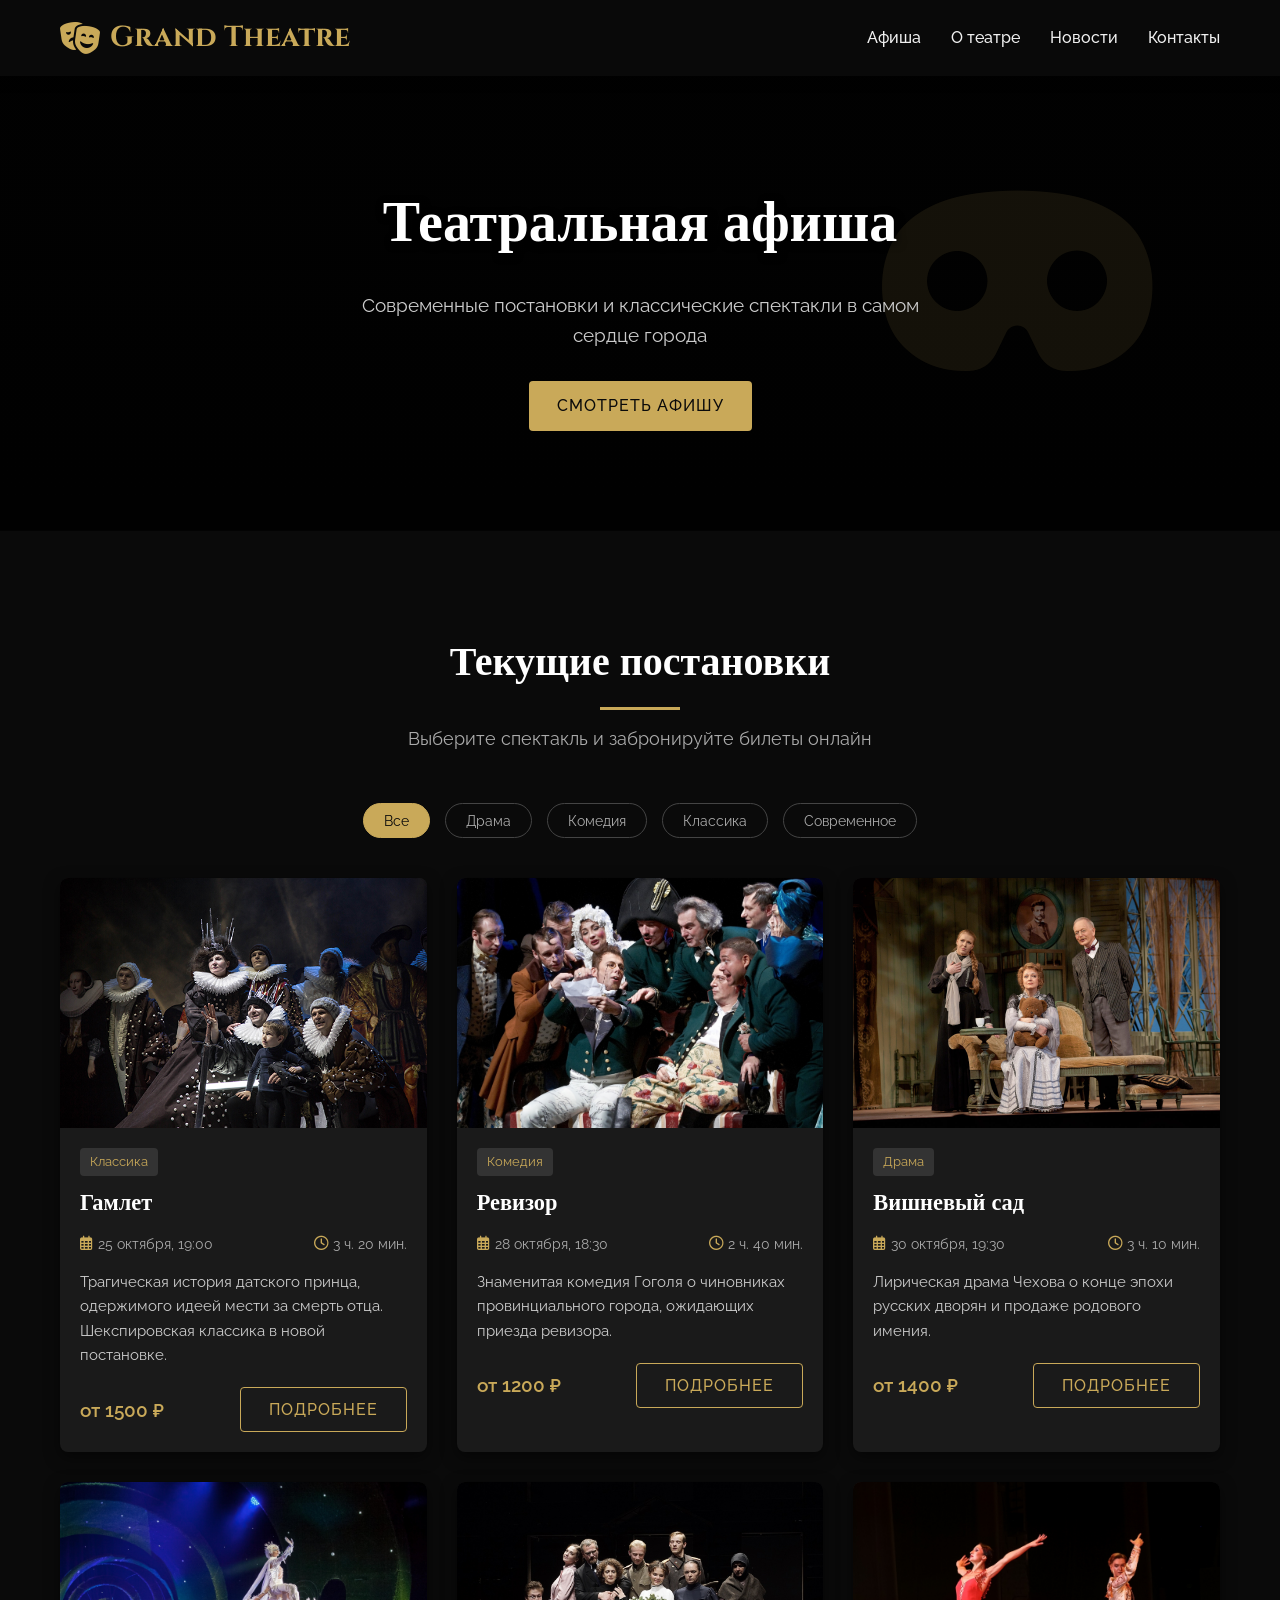
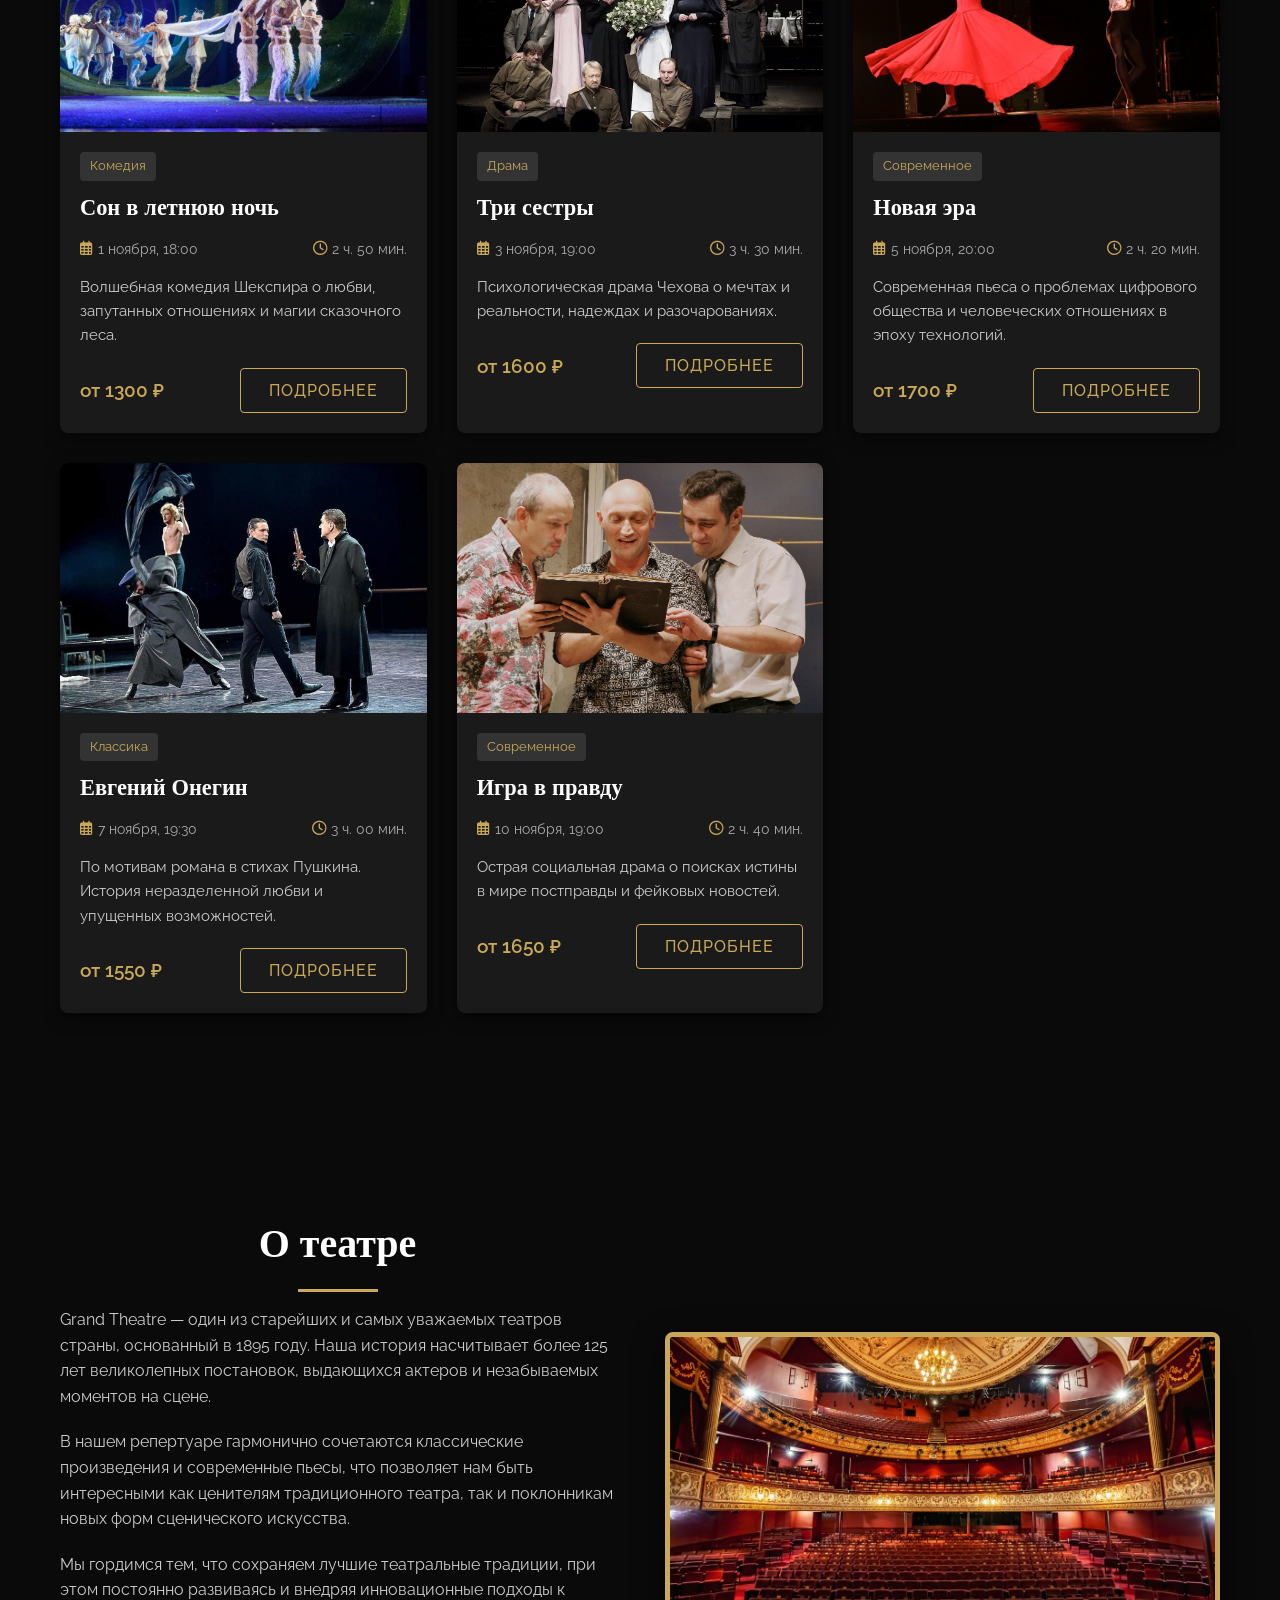
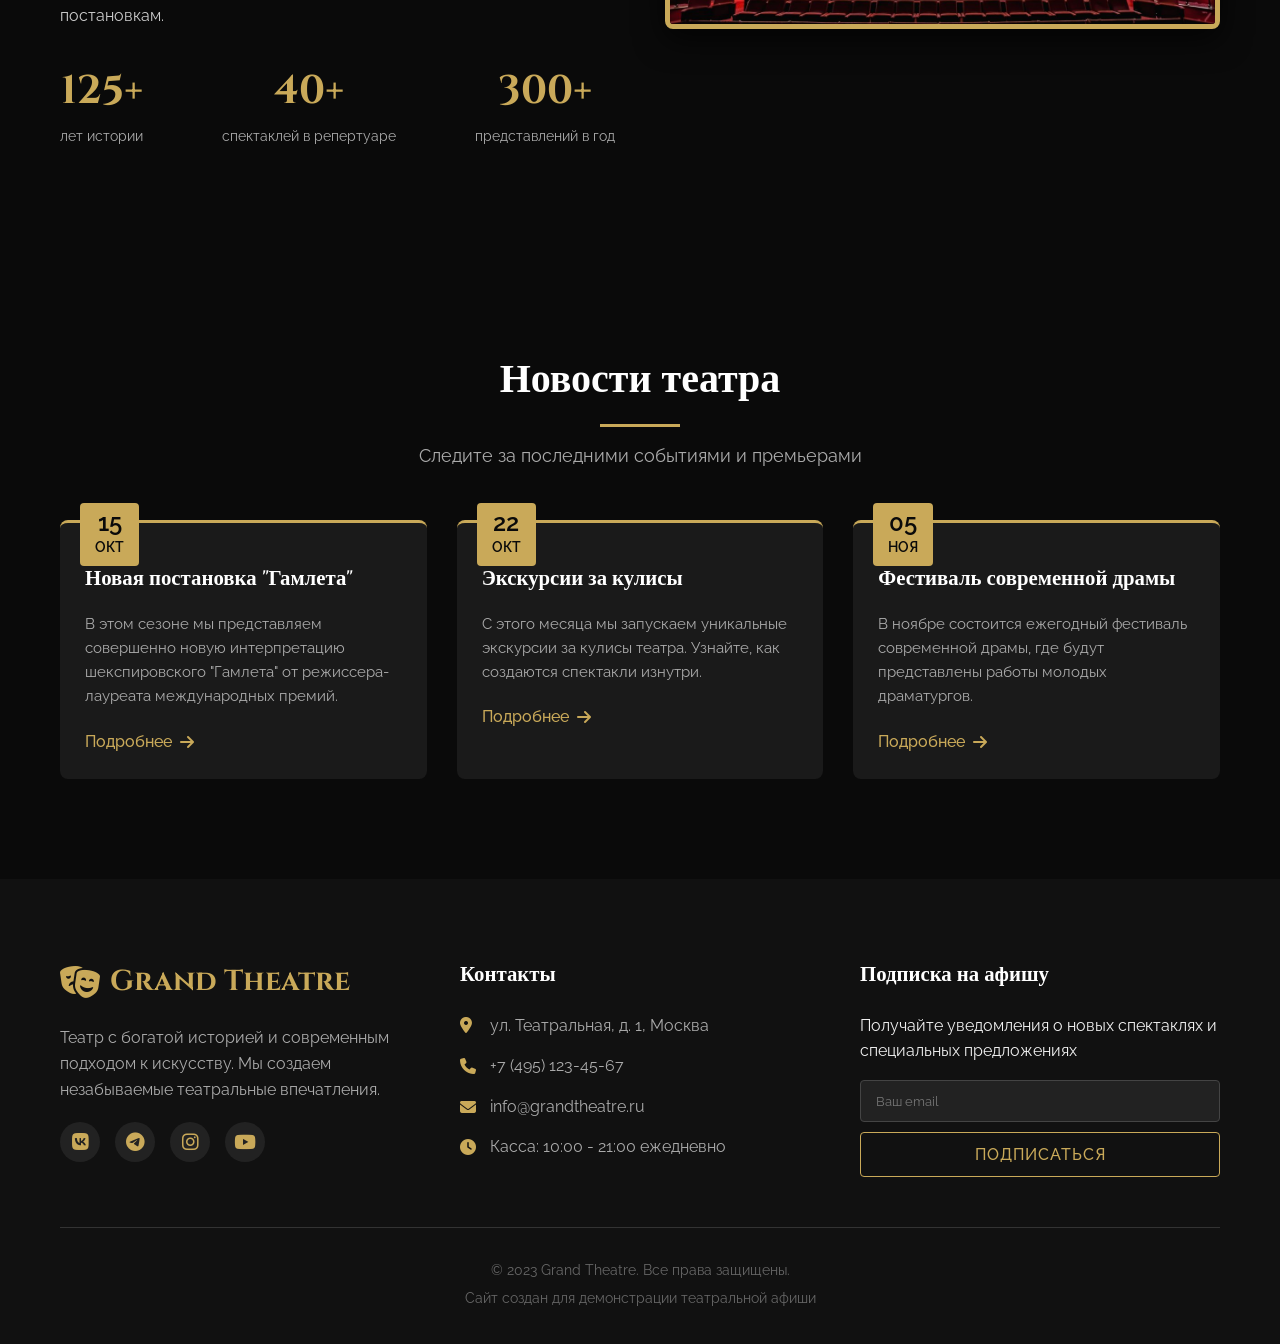
<file: index.html>
<!DOCTYPE html>
<html lang="ru">
<head>
    <meta charset="UTF-8">
    <meta name="viewport" content="width=device-width, initial-scale=1.0">
    <title>Театральная афиша | Grand Theatre</title>
    <link rel="stylesheet" href="styles.css">
    <link rel="stylesheet" href="https://cdnjs.cloudflare.com/ajax/libs/font-awesome/6.4.0/css/all.min.css">
    <link href="https://fonts.googleapis.com/css2?family=Cinzel:wght@400;600;700&family=Raleway:wght@300;400;500&display=swap" rel="stylesheet">
    <link rel="icon" type="image/x-icon" href="data:image/svg+xml,<svg xmlns=%22http://www.w3.org/2000/svg%22 viewBox=%220 0 100 100%22><text y=%22.9em%22 font-size=%2290%22>🎭</text></svg>">
</head>
<body>
    <!-- Шапка с навигацией -->
    <header class="header">
        <div class="container">
            <nav class="navbar">
                <div class="logo">
                    <i class="fas fa-theater-masks"></i>
                    <span>Grand Theatre</span>
                </div>
                <ul class="nav-menu">
                    <li><a href="#posters">Афиша</a></li>
                    <li><a href="#about">О театре</a></li>
                    <li><a href="#news">Новости</a></li>
                    <li><a href="#contacts">Контакты</a></li>
                </ul>
                <div class="burger" id="burger">
                    <span></span>
                    <span></span>
                    <span></span>
                </div>
            </nav>
        </div>
    </header>

    <!-- Главный баннер -->
    <section class="hero">
        <div class="container">
            <div class="hero-content">
                <h1 class="hero-title">Театральная афиша</h1>
                <p class="hero-subtitle">Современные постановки и классические спектакли в самом сердце города</p>
                <a href="#posters" class="btn-primary">Смотреть афишу</a>
            </div>
            <div class="hero-mask">
                <i class="fas fa-mask"></i>
            </div>
        </div>
    </section>

    <!-- Основная афиша -->
    <section class="posters-section" id="posters">
        <div class="container">
            <h2 class="section-title">Текущие постановки</h2>
            <p class="section-subtitle">Выберите спектакль и забронируйте билеты онлайн</p>
            
            <div class="filter-buttons">
                <button class="filter-btn active" data-filter="all">Все</button>
                <button class="filter-btn" data-filter="drama">Драма</button>
                <button class="filter-btn" data-filter="comedy">Комедия</button>
                <button class="filter-btn" data-filter="classic">Классика</button>
                <button class="filter-btn" data-filter="modern">Современное</button>
            </div>
            
            <div class="posters-grid" id="postersGrid">
                <!-- Постеры будут загружены через JavaScript -->
            </div>
        </div>
    </section>

    <!-- Блок о театре -->
    <section class="about-section" id="about">
        <div class="container">
            <div class="about-content">
                <div class="about-text">
                    <h2 class="section-title">О театре</h2>
                    <p>Grand Theatre — один из старейших и самых уважаемых театров страны, основанный в 1895 году. Наша история насчитывает более 125 лет великолепных постановок, выдающихся актеров и незабываемых моментов на сцене.</p>
                    <p>В нашем репертуаре гармонично сочетаются классические произведения и современные пьесы, что позволяет нам быть интересными как ценителям традиционного театра, так и поклонникам новых форм сценического искусства.</p>
                    <p>Мы гордимся тем, что сохраняем лучшие театральные традиции, при этом постоянно развиваясь и внедряя инновационные подходы к постановкам.</p>
                    <div class="stats">
                        <div class="stat-item">
                            <span class="stat-number">125+</span>
                            <span class="stat-text">лет истории</span>
                        </div>
                        <div class="stat-item">
                            <span class="stat-number">40+</span>
                            <span class="stat-text">спектаклей в репертуаре</span>
                        </div>
                        <div class="stat-item">
                            <span class="stat-number">300+</span>
                            <span class="stat-text">представлений в год</span>
                        </div>
                    </div>
                </div>
                <div class="about-image">
                    <div class="image-frame">
                        <img src="grand.jpg" alt="Интерьер театра">
                    </div>
                </div>
            </div>
        </div>
    </section>

    <!-- Новости -->
    <section class="news-section" id="news">
        <div class="container">
            <h2 class="section-title">Новости театра</h2>
            <p class="section-subtitle">Следите за последними событиями и премьерами</p>
            
            <div class="news-grid">
                <div class="news-card" data-id="1">
                    <div class="news-date">
                        <span class="day">15</span>
                        <span class="month">Окт</span>
                    </div>
                    <h3 class="news-title">Новая постановка "Гамлета"</h3>
                    <p class="news-excerpt">В этом сезоне мы представляем совершенно новую интерпретацию шекспировского "Гамлета" от режиссера-лауреата международных премий.</p>
                    <a href="#" class="news-link news-details-btn" data-id="1">Подробнее <i class="fas fa-arrow-right"></i></a>
                </div>
                
                <div class="news-card" data-id="2">
                    <div class="news-date">
                        <span class="day">22</span>
                        <span class="month">Окт</span>
                    </div>
                    <h3 class="news-title">Экскурсии за кулисы</h3>
                    <p class="news-excerpt">С этого месяца мы запускаем уникальные экскурсии за кулисы театра. Узнайте, как создаются спектакли изнутри.</p>
                    <a href="#" class="news-link news-details-btn" data-id="2">Подробнее <i class="fas fa-arrow-right"></i></a>
                </div>
                
                <div class="news-card" data-id="3">
                    <div class="news-date">
                        <span class="day">05</span>
                        <span class="month">Ноя</span>
                    </div>
                    <h3 class="news-title">Фестиваль современной драмы</h3>
                    <p class="news-excerpt">В ноябре состоится ежегодный фестиваль современной драмы, где будут представлены работы молодых драматургов.</p>
                    <a href="#" class="news-link news-details-btn" data-id="3">Подробнее <i class="fas fa-arrow-right"></i></a>
                </div>
            </div>
        </div>
    </section>

    <!-- Подвал -->
    <footer class="footer" id="contacts">
        <div class="container">
            <div class="footer-content">
                <div class="footer-info">
                    <div class="logo">
                        <i class="fas fa-theater-masks"></i>
                        <span>Grand Theatre</span>
                    </div>
                    <p class="footer-text">Театр с богатой историей и современным подходом к искусству. Мы создаем незабываемые театральные впечатления.</p>
                    <div class="social-links">
                        <a href="#"><i class="fab fa-vk"></i></a>
                        <a href="#"><i class="fab fa-telegram"></i></a>
                        <a href="#"><i class="fab fa-instagram"></i></a>
                        <a href="#"><i class="fab fa-youtube"></i></a>
                    </div>
                </div>
                
                <div class="footer-contacts">
                    <h3 class="footer-title">Контакты</h3>
                    <div class="contact-item">
                        <i class="fas fa-map-marker-alt"></i>
                        <span>ул. Театральная, д. 1, Москва</span>
                    </div>
                    <div class="contact-item">
                        <i class="fas fa-phone"></i>
                        <span>+7 (495) 123-45-67</span>
                    </div>
                    <div class="contact-item">
                        <i class="fas fa-envelope"></i>
                        <span>info@grandtheatre.ru</span>
                    </div>
                    <div class="contact-item">
                        <i class="fas fa-clock"></i>
                        <span>Касса: 10:00 - 21:00 ежедневно</span>
                    </div>
                </div>
                
                <div class="footer-subscribe">
                    <h3 class="footer-title">Подписка на афишу</h3>
                    <p>Получайте уведомления о новых спектаклях и специальных предложениях</p>
                    <form class="subscribe-form" id="subscribeForm">
                        <input type="email" placeholder="Ваш email" required>
                        <button type="submit" class="btn-secondary">Подписаться</button>
                    </form>
                </div>
            </div>
            
            <div class="footer-bottom">
                <p>&copy; 2023 Grand Theatre. Все права защищены.</p>
                <p>Сайт создан для демонстрации театральной афиши</p>
            </div>
        </div>
    </footer>

    <!-- Модальное окно для деталей спектакля -->
    <div class="modal" id="playModal">
        <div class="modal-content modal-play-content">
            <div class="modal-close" id="playModalClose">&times;</div>
            <div class="modal-body" id="playModalBody">
                <!-- Контент будет загружен через JavaScript -->
            </div>
        </div>
    </div>

    <!-- Модальное окно для новостей -->
    <div class="modal" id="newsModal">
        <div class="modal-content modal-news-content">
            <div class="modal-close" id="newsModalClose">&times;</div>
            <div class="modal-body" id="newsModalBody">
                <!-- Контент будет загружен через JavaScript -->
            </div>
        </div>
    </div>

    <script src="script.js"></script>
</body>
</html>
</file>
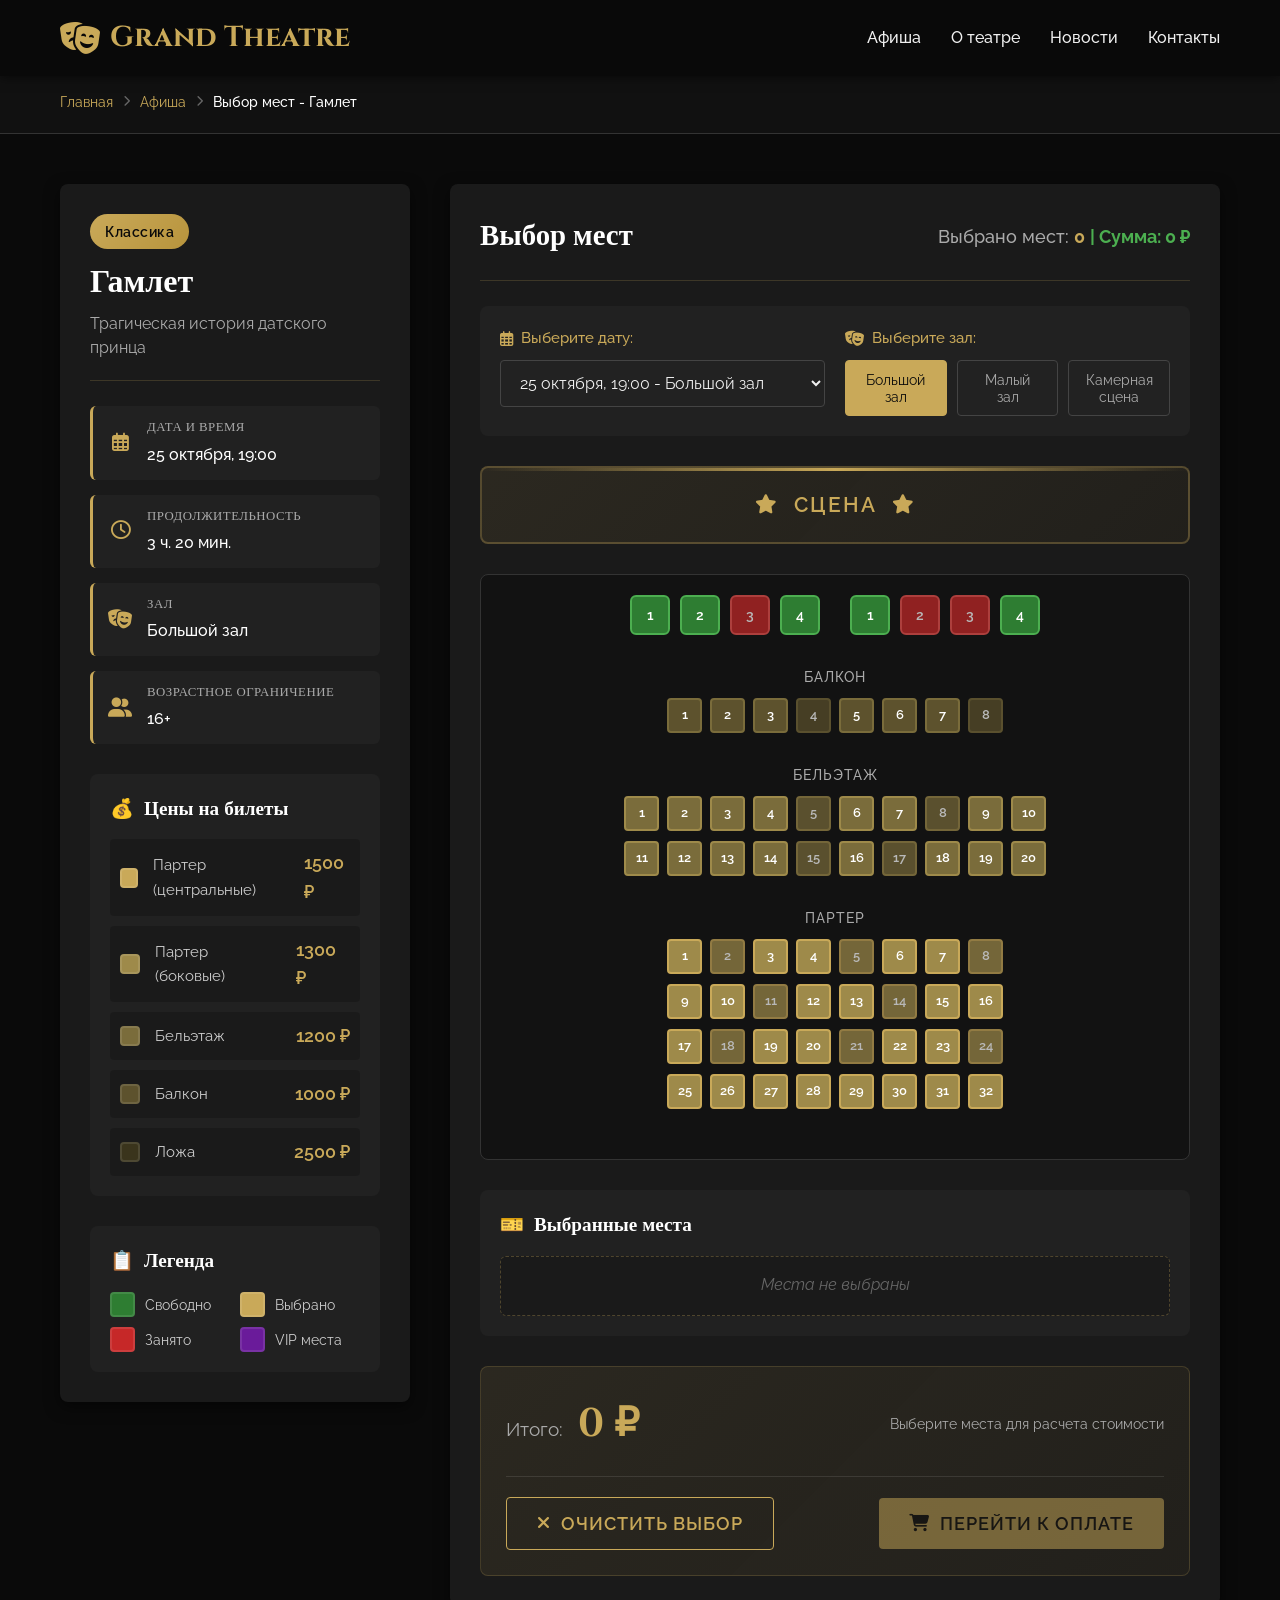
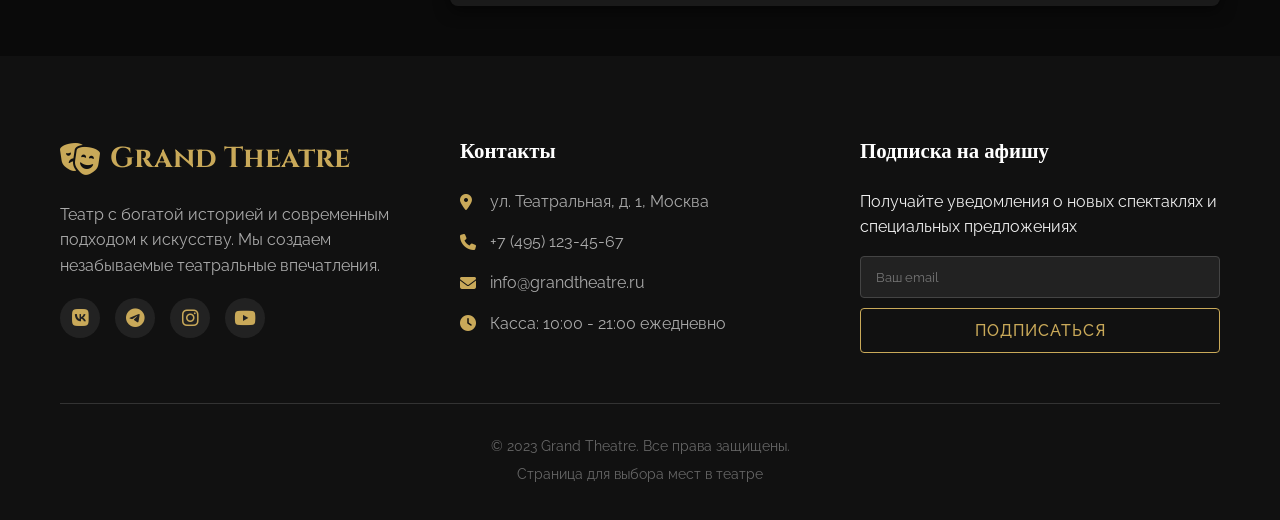
<file: ticket-booking.html>
<!DOCTYPE html>
<html lang="ru">
<head>
    <meta charset="UTF-8">
    <meta name="viewport" content="width=device-width, initial-scale=1.0">
    <title>Выбор мест | Grand Theatre</title>
    <link rel="stylesheet" href="styles.css">
    <link rel="stylesheet" href="ticket-booking.css">
    <link rel="stylesheet" href="https://cdnjs.cloudflare.com/ajax/libs/font-awesome/6.4.0/css/all.min.css">
    <link href="https://fonts.googleapis.com/css2?family=Cinzel:wght@400;600;700&family=Raleway:wght@300;400;500&display=swap" rel="stylesheet">
    <link rel="icon" type="image/x-icon" href="data:image/svg+xml,<svg xmlns=%22http://www.w3.org/2000/svg%22 viewBox=%220 0 100 100%22><text y=%22.9em%22 font-size=%2290%22>🎭</text></svg>">
</head>
<body>
    <!-- Шапка с навигацией -->
    <header class="header">
        <div class="container">
            <nav class="navbar">
                <div class="logo">
                    <i class="fas fa-theater-masks"></i>
                    <span>Grand Theatre</span>
                </div>
                <ul class="nav-menu">
                    <li><a href="index.html#posters">Афиша</a></li>
                    <li><a href="index.html#about">О театре</a></li>
                    <li><a href="index.html#news">Новости</a></li>
                    <li><a href="index.html#contacts">Контакты</a></li>
                </ul>
                <div class="burger" id="burger">
                    <span></span>
                    <span></span>
                    <span></span>
                </div>
            </nav>
        </div>
    </header>

    <!-- Хлебные крошки -->
    <section class="breadcrumbs">
        <div class="container">
            <div class="breadcrumbs-links">
                <a href="index.html">Главная</a>
                <i class="fas fa-chevron-right"></i>
                <a href="index.html#posters">Афиша</a>
                <i class="fas fa-chevron-right"></i>
                <span id="breadcrumbs-title">Выбор мест</span>
            </div>
        </div>
    </section>

    <!-- Основной контент -->
    <main class="booking-main">
        <div class="container">
            <div class="booking-container">
                <!-- Информация о спектакле -->
                <div class="booking-info">
                    <div class="booking-header">
                        <div class="booking-genre" id="booking-genre">Драма</div>
                        <h1 class="booking-title" id="booking-title">Гамлет</h1>
                        <div class="booking-subtitle" id="booking-subtitle">Трагическая история датского принца</div>
                    </div>
                    
                    <div class="booking-details">
                        <div class="detail-item">
                            <i class="far fa-calendar-alt"></i>
                            <div>
                                <h4>Дата и время</h4>
                                <p id="selectedDate">25 октября, 19:00</p>
                            </div>
                        </div>
                        <div class="detail-item">
                            <i class="far fa-clock"></i>
                            <div>
                                <h4>Продолжительность</h4>
                                <p id="playDuration">3 ч. 20 мин.</p>
                            </div>
                        </div>
                        <div class="detail-item">
                            <i class="fas fa-theater-masks"></i>
                            <div>
                                <h4>Зал</h4>
                                <p id="selectedHall">Большой зал</p>
                            </div>
                        </div>
                        <div class="detail-item">
                            <i class="fas fa-user-friends"></i>
                            <div>
                                <h4>Возрастное ограничение</h4>
                                <p id="playAge">16+</p>
                            </div>
                        </div>
                    </div>
                    
                    <div class="price-info">
                        <h3>Цены на билеты</h3>
                        <div class="price-categories">
                            <div class="price-category">
                                <div class="price-color" style="background-color: #c9a959;"></div>
                                <div class="price-desc">Партер (центральные)</div>
                                <div class="price-value">1500 ₽</div>
                            </div>
                            <div class="price-category">
                                <div class="price-color" style="background-color: #9e8a4a;"></div>
                                <div class="price-desc">Партер (боковые)</div>
                                <div class="price-value">1300 ₽</div>
                            </div>
                            <div class="price-category">
                                <div class="price-color" style="background-color: #7a6c3b;"></div>
                                <div class="price-desc">Бельэтаж</div>
                                <div class="price-value">1200 ₽</div>
                            </div>
                            <div class="price-category">
                                <div class="price-color" style="background-color: #5d522d;"></div>
                                <div class="price-desc">Балкон</div>
                                <div class="price-value">1000 ₽</div>
                            </div>
                            <div class="price-category">
                                <div class="price-color" style="background-color: #3a341c;"></div>
                                <div class="price-desc">Ложа</div>
                                <div class="price-value">2500 ₽</div>
                            </div>
                        </div>
                    </div>
                    
                    <div class="legend">
                        <h3>Легенда</h3>
                        <div class="legend-items">
                            <div class="legend-item">
                                <div class="seat-sample available"></div>
                                <span>Свободно</span>
                            </div>
                            <div class="legend-item">
                                <div class="seat-sample selected"></div>
                                <span>Выбрано</span>
                            </div>
                            <div class="legend-item">
                                <div class="seat-sample occupied"></div>
                                <span>Занято</span>
                            </div>
                            <div class="legend-item">
                                <div class="seat-sample vip"></div>
                                <span>VIP места</span>
                            </div>
                        </div>
                    </div>
                </div>
                
                <!-- Схема зала -->
                <div class="booking-seats">
                    <div class="seats-header">
                        <h2>Выбор мест</h2>
                        <div class="seats-counter">
                            <span>Выбрано мест: </span>
                            <span id="selectedSeatsCount">0</span>
                            <span id="selectedSeatsSum"> | Сумма: 0 ₽</span>
                        </div>
                    </div>
                    
                    <!-- Выбор даты и зала -->
                    <div class="selection-options">
                        <div class="option-group">
                            <label for="dateSelect"><i class="far fa-calendar-alt"></i> Выберите дату:</label>
                            <select id="dateSelect" class="custom-select">
                                <option value="25-10-19:00">25 октября, 19:00 - Большой зал</option>
                                <option value="26-10-19:30">26 октября, 19:30 - Большой зал</option>
                                <option value="28-10-18:00">28 октября, 18:00 - Большой зал</option>
                                <option value="30-10-19:30">30 октября, 19:30 - Малый зал</option>
                                <option value="01-11-20:00">1 ноября, 20:00 - Камерная сцена</option>
                            </select>
                        </div>
                        
                        <div class="option-group">
                            <label for="hallSelect"><i class="fas fa-theater-masks"></i> Выберите зал:</label>
                            <div class="hall-buttons">
                                <button class="hall-btn active" data-hall="big">Большой зал</button>
                                <button class="hall-btn" data-hall="small">Малый зал</button>
                                <button class="hall-btn" data-hall="chamber">Камерная сцена</button>
                            </div>
                        </div>
                    </div>
                    
                    <!-- Сцена -->
                    <div class="stage">
                        <div class="stage-content">
                            <i class="fas fa-star"></i>
                            <span>СЦЕНА</span>
                            <i class="fas fa-star"></i>
                        </div>
                    </div>
                    
                    <!-- Схема зала -->
                    <div class="seats-container">
                        <!-- Большой зал -->
                        <div class="hall-layout big-hall active">
                            <!-- Ложи -->
                            <div class="loge-section">
                                <div class="loge-row">
                                    <div class="seat loge available" data-price="2500" data-row="Ложа 1" data-seat="1">1</div>
                                    <div class="seat loge available" data-price="2500" data-row="Ложа 1" data-seat="2">2</div>
                                    <div class="seat loge occupied" data-price="2500" data-row="Ложа 1" data-seat="3">3</div>
                                    <div class="seat loge available" data-price="2500" data-row="Ложа 1" data-seat="4">4</div>
                                </div>
                                <div class="loge-row">
                                    <div class="seat loge available" data-price="2500" data-row="Ложа 2" data-seat="1">1</div>
                                    <div class="seat loge occupied" data-price="2500" data-row="Ложа 2" data-seat="2">2</div>
                                    <div class="seat loge occupied" data-price="2500" data-row="Ложа 2" data-seat="3">3</div>
                                    <div class="seat loge available" data-price="2500" data-row="Ложа 2" data-seat="4">4</div>
                                </div>
                            </div>
                            
                            <!-- Балкон -->
                            <div class="balcony-section">
                                <div class="row-label">Балкон</div>
                                <div class="seat-row">
                                    <div class="seat balcony available" data-price="1000" data-row="Балкон" data-seat="1">1</div>
                                    <div class="seat balcony available" data-price="1000" data-row="Балкон" data-seat="2">2</div>
                                    <div class="seat balcony available" data-price="1000" data-row="Балкон" data-seat="3">3</div>
                                    <div class="seat balcony occupied" data-price="1000" data-row="Балкон" data-seat="4">4</div>
                                    <div class="seat balcony available" data-price="1000" data-row="Балкон" data-seat="5">5</div>
                                    <div class="seat balcony available" data-price="1000" data-row="Балкон" data-seat="6">6</div>
                                    <div class="seat balcony available" data-price="1000" data-row="Балкон" data-seat="7">7</div>
                                    <div class="seat balcony occupied" data-price="1000" data-row="Балкон" data-seat="8">8</div>
                                </div>
                            </div>
                            
                            <!-- Бельэтаж -->
                            <div class="dress-circle-section">
                                <div class="row-label">Бельэтаж</div>
                                <div class="seat-row">
                                    <div class="seat dress-circle available" data-price="1200" data-row="Бельэтаж" data-seat="1">1</div>
                                    <div class="seat dress-circle available" data-price="1200" data-row="Бельэтаж" data-seat="2">2</div>
                                    <div class="seat dress-circle available" data-price="1200" data-row="Бельэтаж" data-seat="3">3</div>
                                    <div class="seat dress-circle available" data-price="1200" data-row="Бельэтаж" data-seat="4">4</div>
                                    <div class="seat dress-circle occupied" data-price="1200" data-row="Бельэтаж" data-seat="5">5</div>
                                    <div class="seat dress-circle available" data-price="1200" data-row="Бельэтаж" data-seat="6">6</div>
                                    <div class="seat dress-circle available" data-price="1200" data-row="Бельэтаж" data-seat="7">7</div>
                                    <div class="seat dress-circle occupied" data-price="1200" data-row="Бельэтаж" data-seat="8">8</div>
                                    <div class="seat dress-circle available" data-price="1200" data-row="Бельэтаж" data-seat="9">9</div>
                                    <div class="seat dress-circle available" data-price="1200" data-row="Бельэтаж" data-seat="10">10</div>
                                </div>
                                <div class="seat-row">
                                    <div class="seat dress-circle available" data-price="1200" data-row="Бельэтаж" data-seat="11">11</div>
                                    <div class="seat dress-circle available" data-price="1200" data-row="Бельэтаж" data-seat="12">12</div>
                                    <div class="seat dress-circle available" data-price="1200" data-row="Бельэтаж" data-seat="13">13</div>
                                    <div class="seat dress-circle available" data-price="1200" data-row="Бельэтаж" data-seat="14">14</div>
                                    <div class="seat dress-circle occupied" data-price="1200" data-row="Бельэтаж" data-seat="15">15</div>
                                    <div class="seat dress-circle available" data-price="1200" data-row="Бельэтаж" data-seat="16">16</div>
                                    <div class="seat dress-circle occupied" data-price="1200" data-row="Бельэтаж" data-seat="17">17</div>
                                    <div class="seat dress-circle available" data-price="1200" data-row="Бельэтаж" data-seat="18">18</div>
                                    <div class="seat dress-circle available" data-price="1200" data-row="Бельэтаж" data-seat="19">19</div>
                                    <div class="seat dress-circle available" data-price="1200" data-row="Бельэтаж" data-seat="20">20</div>
                                </div>
                            </div>
                            
                            <!-- Партер -->
                            <div class="stalls-section">
                                <div class="row-label">Партер</div>
                                <div class="seat-row">
                                    <div class="seat stalls vip available" data-price="1500" data-row="Партер" data-seat="1">1</div>
                                    <div class="seat stalls vip occupied" data-price="1500" data-row="Партер" data-seat="2">2</div>
                                    <div class="seat stalls vip available" data-price="1500" data-row="Партер" data-seat="3">3</div>
                                    <div class="seat stalls vip available" data-price="1500" data-row="Партер" data-seat="4">4</div>
                                    <div class="seat stalls vip occupied" data-price="1500" data-row="Партер" data-seat="5">5</div>
                                    <div class="seat stalls vip available" data-price="1500" data-row="Партер" data-seat="6">6</div>
                                    <div class="seat stalls vip available" data-price="1500" data-row="Партер" data-seat="7">7</div>
                                    <div class="seat stalls vip occupied" data-price="1500" data-row="Партер" data-seat="8">8</div>
                                </div>
                                <div class="seat-row">
                                    <div class="seat stalls available" data-price="1300" data-row="Партер" data-seat="9">9</div>
                                    <div class="seat stalls available" data-price="1300" data-row="Партер" data-seat="10">10</div>
                                    <div class="seat stalls occupied" data-price="1300" data-row="Партер" data-seat="11">11</div>
                                    <div class="seat stalls available" data-price="1300" data-row="Партер" data-seat="12">12</div>
                                    <div class="seat stalls available" data-price="1300" data-row="Партер" data-seat="13">13</div>
                                    <div class="seat stalls occupied" data-price="1300" data-row="Партер" data-seat="14">14</div>
                                    <div class="seat stalls available" data-price="1300" data-row="Партер" data-seat="15">15</div>
                                    <div class="seat stalls available" data-price="1300" data-row="Партер" data-seat="16">16</div>
                                </div>
                                <div class="seat-row">
                                    <div class="seat stalls available" data-price="1300" data-row="Партер" data-seat="17">17</div>
                                    <div class="seat stalls occupied" data-price="1300" data-row="Партер" data-seat="18">18</div>
                                    <div class="seat stalls available" data-price="1300" data-row="Партер" data-seat="19">19</div>
                                    <div class="seat stalls available" data-price="1300" data-row="Партер" data-seat="20">20</div>
                                    <div class="seat stalls occupied" data-price="1300" data-row="Партер" data-seat="21">21</div>
                                    <div class="seat stalls available" data-price="1300" data-row="Партер" data-seat="22">22</div>
                                    <div class="seat stalls available" data-price="1300" data-row="Партер" data-seat="23">23</div>
                                    <div class="seat stalls occupied" data-price="1300" data-row="Партер" data-seat="24">24</div>
                                </div>
                                <div class="seat-row">
                                    <div class="seat stalls available" data-price="1300" data-row="Партер" data-seat="25">25</div>
                                    <div class="seat stalls available" data-price="1300" data-row="Партер" data-seat="26">26</div>
                                    <div class="seat stalls available" data-price="1300" data-row="Партер" data-seat="27">27</div>
                                    <div class="seat stalls available" data-price="1300" data-row="Партер" data-seat="28">28</div>
                                    <div class="seat stalls available" data-price="1300" data-row="Партер" data-seat="29">29</div>
                                    <div class="seat stalls available" data-price="1300" data-row="Партер" data-seat="30">30</div>
                                    <div class="seat stalls available" data-price="1300" data-row="Партер" data-seat="31">31</div>
                                    <div class="seat stalls available" data-price="1300" data-row="Партер" data-seat="32">32</div>
                                </div>
                            </div>
                        </div>
                        
                        <!-- Малый зал -->
                        <div class="hall-layout small-hall">
                            <!-- Схема малого зала (упрощенная) -->
                            <div class="stalls-section">
                                <div class="row-label">Партер</div>
                                <div class="seat-row">
                                    <div class="seat stalls vip available" data-price="1500" data-row="Партер" data-seat="1">1</div>
                                    <div class="seat stalls vip available" data-price="1500" data-row="Партер" data-seat="2">2</div>
                                    <div class="seat stalls vip occupied" data-price="1500" data-row="Партер" data-seat="3">3</div>
                                    <div class="seat stalls vip available" data-price="1500" data-row="Партер" data-seat="4">4</div>
                                </div>
                                <div class="seat-row">
                                    <div class="seat stalls available" data-price="1300" data-row="Партер" data-seat="5">5</div>
                                    <div class="seat stalls available" data-price="1300" data-row="Партер" data-seat="6">6</div>
                                    <div class="seat stalls occupied" data-price="1300" data-row="Партер" data-seat="7">7</div>
                                    <div class="seat stalls available" data-price="1300" data-row="Партер" data-seat="8">8</div>
                                </div>
                                <div class="seat-row">
                                    <div class="seat stalls available" data-price="1300" data-row="Партер" data-seat="9">9</div>
                                    <div class="seat stalls available" data-price="1300" data-row="Партер" data-seat="10">10</div>
                                    <div class="seat stalls available" data-price="1300" data-row="Партер" data-seat="11">11</div>
                                    <div class="seat stalls available" data-price="1300" data-row="Партер" data-seat="12">12</div>
                                </div>
                            </div>
                        </div>
                        
                        <!-- Камерная сцена -->
                        <div class="hall-layout chamber-hall">
                            <!-- Схема камерной сцены (упрощенная) -->
                            <div class="stalls-section">
                                <div class="row-label">Зал</div>
                                <div class="seat-row">
                                    <div class="seat stalls vip available" data-price="2000" data-row="Ряд 1" data-seat="1">1</div>
                                    <div class="seat stalls vip available" data-price="2000" data-row="Ряд 1" data-seat="2">2</div>
                                    <div class="seat stalls vip available" data-price="2000" data-row="Ряд 1" data-seat="3">3</div>
                                    <div class="seat stalls vip occupied" data-price="2000" data-row="Ряд 1" data-seat="4">4</div>
                                </div>
                                <div class="seat-row">
                                    <div class="seat stalls available" data-price="1800" data-row="Ряд 2" data-seat="1">1</div>
                                    <div class="seat stalls available" data-price="1800" data-row="Ряд 2" data-seat="2">2</div>
                                    <div class="seat stalls occupied" data-price="1800" data-row="Ряд 2" data-seat="3">3</div>
                                    <div class="seat stalls available" data-price="1800" data-row="Ряд 2" data-seat="4">4</div>
                                </div>
                                <div class="seat-row">
                                    <div class="seat stalls available" data-price="1600" data-row="Ряд 3" data-seat="1">1</div>
                                    <div class="seat stalls available" data-price="1600" data-row="Ряд 3" data-seat="2">2</div>
                                    <div class="seat stalls available" data-price="1600" data-row="Ряд 3" data-seat="3">3</div>
                                    <div class="seat stalls available" data-price="1600" data-row="Ряд 3" data-seat="4">4</div>
                                </div>
                            </div>
                        </div>
                    </div>
                    
                    <!-- Выбранные места -->
                    <div class="selected-seats-info">
                        <h3>Выбранные места</h3>
                        <div id="selectedSeatsList" class="selected-seats-list">
                            <p class="empty-seats">Места не выбраны</p>
                        </div>
                    </div>
                    
                    <!-- Итого и кнопка оплаты -->
                    <div class="booking-summary">
                        <div class="summary-total">
                            <div class="total-info">
                                <div class="total-label">Итого:</div>
                                <div class="total-amount" id="totalAmount">0 ₽</div>
                            </div>
                            <div class="total-details" id="totalDetails">
                                Выберите места для расчета стоимости
                            </div>
                        </div>
                        
                        <div class="summary-actions">
                            <button class="btn-secondary" id="clearSelection">
                                <i class="fas fa-times"></i> Очистить выбор
                            </button>
                            <button class="btn-primary" id="proceedToPayment" disabled>
                                <i class="fas fa-shopping-cart"></i> Перейти к оплате
                            </button>
                        </div>
                    </div>
                </div>
            </div>
        </div>
    </main>

    <!-- Подвал -->
    <footer class="footer" id="contacts">
        <div class="container">
            <div class="footer-content">
                <div class="footer-info">
                    <div class="logo">
                        <i class="fas fa-theater-masks"></i>
                        <span>Grand Theatre</span>
                    </div>
                    <p class="footer-text">Театр с богатой историей и современным подходом к искусству. Мы создаем незабываемые театральные впечатления.</p>
                    <div class="social-links">
                        <a href="#"><i class="fab fa-vk"></i></a>
                        <a href="#"><i class="fab fa-telegram"></i></a>
                        <a href="#"><i class="fab fa-instagram"></i></a>
                        <a href="#"><i class="fab fa-youtube"></i></a>
                    </div>
                </div>
                
                <div class="footer-contacts">
                    <h3 class="footer-title">Контакты</h3>
                    <div class="contact-item">
                        <i class="fas fa-map-marker-alt"></i>
                        <span>ул. Театральная, д. 1, Москва</span>
                    </div>
                    <div class="contact-item">
                        <i class="fas fa-phone"></i>
                        <span>+7 (495) 123-45-67</span>
                    </div>
                    <div class="contact-item">
                        <i class="fas fa-envelope"></i>
                        <span>info@grandtheatre.ru</span>
                    </div>
                    <div class="contact-item">
                        <i class="fas fa-clock"></i>
                        <span>Касса: 10:00 - 21:00 ежедневно</span>
                    </div>
                </div>
                
                <div class="footer-subscribe">
                    <h3 class="footer-title">Подписка на афишу</h3>
                    <p>Получайте уведомления о новых спектаклях и специальных предложениях</p>
                    <form class="subscribe-form" id="subscribeForm">
                        <input type="email" placeholder="Ваш email" required>
                        <button type="submit" class="btn-secondary">Подписаться</button>
                    </form>
                </div>
            </div>
            
            <div class="footer-bottom">
                <p>&copy; 2023 Grand Theatre. Все права защищены.</p>
                <p>Страница для выбора мест в театре</p>
            </div>
        </div>
    </footer>

    <!-- Модальное окно подтверждения -->
    <div class="modal" id="confirmationModal">
        <div class="modal-content modal-confirmation">
            <div class="modal-close" id="confirmationModalClose">&times;</div>
            <div class="modal-body">
                <div class="confirmation-icon">
                    <i class="fas fa-check-circle"></i>
                </div>
                <h2 class="confirmation-title">Билеты успешно забронированы!</h2>
                <div class="confirmation-details" id="confirmationDetails">
                    <!-- Детали бронирования будут вставлены через JavaScript -->
                </div>
                <div class="confirmation-actions">
                    <button class="btn-secondary" id="closeConfirmation">
                        Закрыть
                    </button>
                    <button class="btn-primary" id="printTickets">
                        <i class="fas fa-print"></i> Распечатать билеты
                    </button>
                </div>
            </div>
        </div>
    </div>

    <script src="ticket-booking.js"></script>
</body>
</html>
</file>
<file: styles.css>
/* Сброс и базовые стили */
* {
    margin: 0;
    padding: 0;
    box-sizing: border-box;
}

html {
    scroll-behavior: smooth;
}

body {
    font-family: 'Raleway', sans-serif;
    background-color: #0a0a0a;
    color: #f0f0f0;
    line-height: 1.6;
    overflow-x: hidden;
}

.container {
    width: 100%;
    max-width: 1200px;
    margin: 0 auto;
    padding: 0 20px;
}

/* Типография */
h1, h2, h3, h4, h5, h6 {
    font-family: 'Cinzel', serif;
    font-weight: 600;
    margin-bottom: 1rem;
}

p {
    margin-bottom: 1rem;
}

a {
    color: #c9a959;
    text-decoration: none;
    transition: color 0.3s ease;
}

a:hover {
    color: #e0c070;
}

/* Кнопки */
.btn-primary, .btn-secondary {
    display: inline-block;
    padding: 12px 28px;
    border-radius: 4px;
    font-weight: 500;
    text-transform: uppercase;
    letter-spacing: 1px;
    transition: all 0.3s ease;
    cursor: pointer;
    border: none;
    font-family: 'Raleway', sans-serif;
    font-size: 1rem;
}

.btn-primary {
    background-color: #c9a959;
    color: #0a0a0a;
}

.btn-primary:hover {
    background-color: #e0c070;
    color: #0a0a0a;
    transform: translateY(-2px);
    box-shadow: 0 5px 15px rgba(201, 169, 89, 0.3);
}

.btn-secondary {
    background-color: transparent;
    color: #c9a959;
    border: 1px solid #c9a959;
}

.btn-secondary:hover {
    background-color: rgba(201, 169, 89, 0.1);
    transform: translateY(-2px);
}

.btn-external {
    display: inline-flex;
    align-items: center;
    gap: 10px;
    padding: 15px 30px;
    background: linear-gradient(135deg, #c9a959 0%, #b8943c 100%);
    color: #0a0a0a;
    border-radius: 8px;
    font-weight: 600;
    font-size: 1.1rem;
    text-decoration: none;
    transition: all 0.3s ease;
    box-shadow: 0 5px 15px rgba(201, 169, 89, 0.3);
}

.btn-external:hover {
    transform: translateY(-3px);
    box-shadow: 0 8px 20px rgba(201, 169, 89, 0.4);
    color: #0a0a0a;
}

/* Шапка */
.header {
    background-color: rgba(10, 10, 10, 0.95);
    position: fixed;
    top: 0;
    left: 0;
    width: 100%;
    z-index: 1000;
    box-shadow: 0 2px 10px rgba(0, 0, 0, 0.5);
    padding: 15px 0;
}

.navbar {
    display: flex;
    justify-content: space-between;
    align-items: center;
}

.logo {
    display: flex;
    align-items: center;
    font-family: 'Cinzel', serif;
    font-size: 1.8rem;
    font-weight: 700;
    color: #c9a959;
}

.logo i {
    margin-right: 10px;
    font-size: 2rem;
}

.nav-menu {
    display: flex;
    list-style: none;
}

.nav-menu li {
    margin-left: 30px;
}

.nav-menu a {
    color: #f0f0f0;
    font-weight: 500;
    position: relative;
}

.nav-menu a::after {
    content: '';
    position: absolute;
    bottom: -5px;
    left: 0;
    width: 0;
    height: 2px;
    background-color: #c9a959;
    transition: width 0.3s ease;
}

.nav-menu a:hover::after {
    width: 100%;
}

.burger {
    display: none;
    flex-direction: column;
    cursor: pointer;
}

.burger span {
    height: 3px;
    width: 25px;
    background-color: #f0f0f0;
    margin-bottom: 4px;
    border-radius: 2px;
    transition: all 0.3s ease;
}

/* Герой секция */
.hero {
    background: linear-gradient(rgba(0, 0, 0, 0.85), rgba(0, 0, 0, 0.9)), url('https://images.unsplash.com/photo-1503095396549-807759245b35?ixlib=rb-4.0.3&ixid=M3wxMjA3fDB8MHxwaG90by1wYWdlfHx8fGVufDB8fHx8fA%3D%3D&auto=format&fit=crop&w=1771&q=80');
    background-size: cover;
    background-position: center;
    padding: 180px 0 100px;
    position: relative;
    overflow: hidden;
}

.hero-content {
    max-width: 700px;
    text-align: center;
    margin: 0 auto;
    position: relative;
    z-index: 2;
}

.hero-title {
    font-size: 3.5rem;
    margin-bottom: 20px;
    color: #fff;
    text-shadow: 2px 2px 8px rgba(0, 0, 0, 0.7);
}

.hero-subtitle {
    font-size: 1.2rem;
    margin-bottom: 30px;
    color: #ccc;
    max-width: 600px;
    margin-left: auto;
    margin-right: auto;
}

.hero-mask {
    position: absolute;
    right: 10%;
    bottom: 10%;
    font-size: 15rem;
    color: rgba(201, 169, 89, 0.1);
    z-index: 1;
    animation: float 6s ease-in-out infinite;
}

@keyframes float {
    0%, 100% {
        transform: translateY(0) rotate(0deg);
    }
    50% {
        transform: translateY(-20px) rotate(5deg);
    }
}

/* Секции */
.section-title {
    font-size: 2.5rem;
    text-align: center;
    margin-bottom: 15px;
    color: #fff;
    position: relative;
    padding-bottom: 15px;
}

.section-title::after {
    content: '';
    position: absolute;
    bottom: 0;
    left: 50%;
    transform: translateX(-50%);
    width: 80px;
    height: 3px;
    background-color: #c9a959;
}

.section-subtitle {
    text-align: center;
    color: #aaa;
    margin-bottom: 50px;
    font-size: 1.1rem;
}

.posters-section, .about-section, .news-section {
    padding: 100px 0;
}

/* Фильтр */
.filter-buttons {
    display: flex;
    justify-content: center;
    flex-wrap: wrap;
    gap: 15px;
    margin-bottom: 40px;
}

.filter-btn {
    padding: 8px 20px;
    background-color: transparent;
    border: 1px solid #444;
    color: #aaa;
    border-radius: 30px;
    cursor: pointer;
    transition: all 0.3s ease;
    font-family: 'Raleway', sans-serif;
    font-size: 0.9rem;
}

.filter-btn.active, .filter-btn:hover {
    background-color: #c9a959;
    color: #0a0a0a;
    border-color: #c9a959;
}

/* Сетка постеров */
.posters-grid {
    display: grid;
    grid-template-columns: repeat(auto-fill, minmax(300px, 1fr));
    gap: 30px;
}

.poster-card {
    background-color: #1a1a1a;
    border-radius: 8px;
    overflow: hidden;
    transition: all 0.3s ease;
    box-shadow: 0 5px 15px rgba(0, 0, 0, 0.5);
    position: relative;
}

.poster-card:hover {
    transform: translateY(-10px);
    box-shadow: 0 15px 30px rgba(0, 0, 0, 0.7);
}

.poster-image {
    height: 200px;
    overflow: hidden;
}

.poster-image img {
    width: 100%;
    height: 100%;
    object-fit: cover;
    transition: transform 0.5s ease;
}

.poster-card:hover .poster-image img {
    transform: scale(1.05);
}

.poster-content {
    padding: 20px;
}

.poster-genre {
    display: inline-block;
    padding: 4px 10px;
    background-color: #333;
    color: #c9a959;
    border-radius: 4px;
    font-size: 0.8rem;
    margin-bottom: 10px;
}

.poster-title {
    font-size: 1.4rem;
    margin-bottom: 10px;
    color: #fff;
}

.poster-info {
    display: flex;
    justify-content: space-between;
    margin-bottom: 15px;
    font-size: 0.9rem;
    color: #aaa;
}

.poster-date, .poster-duration {
    display: flex;
    align-items: center;
}

.poster-date i, .poster-duration i {
    margin-right: 5px;
    color: #c9a959;
}

.poster-description {
    color: #ccc;
    margin-bottom: 20px;
    font-size: 0.95rem;
}

.poster-price {
    display: flex;
    justify-content: space-between;
    align-items: center;
    margin-top: 15px;
}

.price {
    font-size: 1.2rem;
    font-weight: 600;
    color: #c9a959;
}

/* О театре */
.about-content {
    display: grid;
    grid-template-columns: 1fr 1fr;
    gap: 50px;
    align-items: center;
}

.about-text p {
    margin-bottom: 20px;
    color: #ccc;
}

.stats {
    display: flex;
    justify-content: space-between;
    margin-top: 30px;
}

.stat-item {
    text-align: center;
}

.stat-number {
    display: block;
    font-size: 2.5rem;
    font-weight: 700;
    color: #c9a959;
    font-family: 'Cinzel', serif;
}

.stat-text {
    font-size: 0.9rem;
    color: #aaa;
}

.about-image {
    position: relative;
}

.image-frame {
    border: 5px solid #c9a959;
    border-radius: 8px;
    overflow: hidden;
    box-shadow: 0 10px 30px rgba(0, 0, 0, 0.7);
}

.image-frame img {
    width: 100%;
    height: auto;
    display: block;
}

/* Новости */
.news-grid {
    display: grid;
    grid-template-columns: repeat(auto-fill, minmax(300px, 1fr));
    gap: 30px;
}

.news-card {
    background-color: #1a1a1a;
    border-radius: 8px;
    padding: 25px;
    transition: all 0.3s ease;
    border-top: 3px solid #c9a959;
    position: relative;
    cursor: pointer;
}

.news-card:hover {
    transform: translateY(-10px);
    box-shadow: 0 10px 25px rgba(0, 0, 0, 0.6);
}

.news-date {
    position: absolute;
    top: -20px;
    left: 20px;
    background-color: #c9a959;
    color: #0a0a0a;
    padding: 8px 15px;
    border-radius: 4px;
    text-align: center;
    font-weight: 600;
}

.day {
    display: block;
    font-size: 1.5rem;
    line-height: 1;
}

.month {
    display: block;
    font-size: 0.9rem;
    text-transform: uppercase;
}

.news-title {
    font-size: 1.3rem;
    margin-top: 15px;
    margin-bottom: 15px;
    color: #fff;
}

.news-excerpt {
    color: #aaa;
    margin-bottom: 20px;
    font-size: 0.95rem;
}

.news-link {
    display: flex;
    align-items: center;
    font-weight: 500;
}

.news-link i {
    margin-left: 8px;
    transition: transform 0.3s ease;
}

.news-link:hover i {
    transform: translateX(5px);
}

/* Подвал */
.footer {
    background-color: #111;
    padding: 80px 0 30px;
}

.footer-content {
    display: grid;
    grid-template-columns: repeat(auto-fit, minmax(250px, 1fr));
    gap: 40px;
    margin-bottom: 50px;
}

.footer-info .logo {
    margin-bottom: 20px;
}

.footer-text {
    color: #aaa;
    margin-bottom: 20px;
}

.social-links {
    display: flex;
    gap: 15px;
}

.social-links a {
    display: inline-flex;
    align-items: center;
    justify-content: center;
    width: 40px;
    height: 40px;
    background-color: #222;
    border-radius: 50%;
    color: #c9a959;
    font-size: 1.2rem;
    transition: all 0.3s ease;
}

.social-links a:hover {
    background-color: #c9a959;
    color: #0a0a0a;
    transform: translateY(-3px);
}

.footer-title {
    font-size: 1.3rem;
    margin-bottom: 20px;
    color: #fff;
}

.contact-item {
    display: flex;
    align-items: center;
    margin-bottom: 15px;
    color: #aaa;
}

.contact-item i {
    margin-right: 10px;
    color: #c9a959;
    width: 20px;
}

.subscribe-form {
    display: flex;
    flex-direction: column;
    gap: 10px;
}

.subscribe-form input {
    padding: 12px 15px;
    background-color: #222;
    border: 1px solid #444;
    border-radius: 4px;
    color: #f0f0f0;
    font-family: 'Raleway', sans-serif;
}

.subscribe-form input:focus {
    outline: none;
    border-color: #c9a959;
}

.footer-bottom {
    text-align: center;
    padding-top: 30px;
    border-top: 1px solid #333;
    color: #666;
    font-size: 0.9rem;
}

.footer-bottom p {
    margin-bottom: 5px;
}

/* Модальное окно */
.modal {
    display: none;
    position: fixed;
    top: 0;
    left: 0;
    width: 100%;
    height: 100%;
    background-color: rgba(0, 0, 0, 0.9);
    z-index: 2000;
    justify-content: center;
    align-items: center;
    padding: 20px;
    opacity: 0;
    transition: opacity 0.3s ease;
}

.modal-content {
    background-color: #1a1a1a;
    border-radius: 8px;
    width: 100%;
    max-height: 90vh;
    overflow-y: auto;
    position: relative;
    box-shadow: 0 10px 40px rgba(0, 0, 0, 0.8);
    border: 1px solid #333;
    transform: translateY(-20px);
    transition: transform 0.3s ease, opacity 0.3s ease;
    opacity: 0;
}

.modal-play-content {
    max-width: 1000px;
}

.modal-news-content {
    max-width: 800px;
}

.modal-close {
    position: absolute;
    top: 15px;
    right: 20px;
    font-size: 2rem;
    color: #aaa;
    cursor: pointer;
    z-index: 10;
    transition: color 0.3s ease;
    width: 40px;
    height: 40px;
    display: flex;
    align-items: center;
    justify-content: center;
    border-radius: 50%;
    background-color: rgba(0, 0, 0, 0.5);
}

.modal-close:hover {
    color: #c9a959;
    background-color: rgba(0, 0, 0, 0.7);
}

.modal-body {
    padding: 40px;
}

/* Стили для модальных окон спектаклей */
.modal-play {
    display: grid;
    grid-template-columns: 1fr 1fr;
    gap: 40px;
    align-items: start;
}

.modal-play-image {
    border-radius: 8px;
    overflow: hidden;
    box-shadow: 0 10px 30px rgba(0, 0, 0, 0.7);
    position: relative;
    height: 100%;
}

.modal-play-image img {
    width: 100%;
    height: 100%;
    object-fit: cover;
    min-height: 400px;
}

.modal-play-content-container {
    padding-right: 10px;
}

.modal-play-genre {
    display: inline-block;
    padding: 6px 15px;
    background: linear-gradient(135deg, #c9a959 0%, #b8943c 100%);
    color: #0a0a0a;
    border-radius: 30px;
    font-size: 0.9rem;
    font-weight: 600;
    margin-bottom: 15px;
    letter-spacing: 0.5px;
}

.modal-play-title {
    font-size: 2.2rem;
    margin-bottom: 25px;
    color: #fff;
    line-height: 1.2;
    position: relative;
    padding-bottom: 15px;
}

.modal-play-title::after {
    content: '';
    position: absolute;
    bottom: 0;
    left: 0;
    width: 80px;
    height: 3px;
    background-color: #c9a959;
}

.modal-play-info {
    display: grid;
    grid-template-columns: repeat(2, 1fr);
    gap: 20px;
    margin-bottom: 30px;
    background-color: rgba(255, 255, 255, 0.03);
    padding: 25px;
    border-radius: 8px;
    border: 1px solid rgba(201, 169, 89, 0.1);
}

.modal-play-info-item {
    display: flex;
    align-items: center;
    gap: 15px;
}

.modal-play-info-item i {
    font-size: 1.2rem;
    color: #c9a959;
    width: 24px;
    text-align: center;
}

.modal-play-info-item h4 {
    font-size: 0.9rem;
    color: #aaa;
    margin-bottom: 5px;
    font-weight: 500;
    text-transform: uppercase;
    letter-spacing: 0.5px;
}

.modal-play-info-item p {
    font-size: 1.1rem;
    color: #fff;
    margin: 0;
    font-weight: 500;
}

.modal-play-description {
    margin-bottom: 30px;
    padding: 25px;
    background-color: rgba(255, 255, 255, 0.03);
    border-radius: 8px;
    border-left: 4px solid #c9a959;
}

.modal-play-description h3 {
    font-size: 1.3rem;
    margin-bottom: 15px;
    color: #fff;
    display: flex;
    align-items: center;
}

.modal-play-description h3::before {
    content: '🎭';
    margin-right: 10px;
    font-size: 1.2rem;
}

.modal-play-description p {
    color: #ccc;
    line-height: 1.7;
    margin-bottom: 15px;
}

.modal-play-sessions {
    margin-bottom: 30px;
}

.modal-play-sessions h3 {
    font-size: 1.3rem;
    margin-bottom: 20px;
    color: #fff;
    display: flex;
    align-items: center;
}

.modal-play-sessions h3::before {
    content: '📅';
    margin-right: 10px;
    font-size: 1.2rem;
}

.sessions-list {
    display: grid;
    grid-template-columns: repeat(auto-fill, minmax(180px, 1fr));
    gap: 15px;
}

.session-item {
    background-color: rgba(255, 255, 255, 0.03);
    border: 1px solid rgba(201, 169, 89, 0.2);
    border-radius: 8px;
    padding: 15px;
    text-align: center;
    transition: all 0.3s ease;
}

.session-item:hover {
    background-color: rgba(201, 169, 89, 0.1);
    border-color: #c9a959;
}

.session-date {
    font-size: 1.1rem;
    font-weight: 600;
    color: #fff;
    margin-bottom: 5px;
}

.session-time {
    font-size: 1.5rem;
    color: #c9a959;
    font-weight: 700;
    margin-bottom: 5px;
}

.session-hall {
    font-size: 0.9rem;
    color: #aaa;
}

.modal-play-actions {
    display: flex;
    justify-content: space-between;
    align-items: center;
    padding: 25px;
    background: linear-gradient(135deg, rgba(201, 169, 89, 0.1) 0%, rgba(184, 148, 60, 0.05) 100%);
    border-radius: 8px;
    border: 1px solid rgba(201, 169, 89, 0.2);
}

.modal-play-price {
    display: flex;
    flex-direction: column;
}

.modal-play-price span:first-child {
    font-size: 0.9rem;
    color: #aaa;
    margin-bottom: 5px;
}

.modal-play-price-large {
    font-size: 2.2rem;
    font-weight: 700;
    color: #c9a959;
    font-family: 'Cinzel', serif;
    text-shadow: 0 2px 5px rgba(0, 0, 0, 0.5);
}

/* Стили для модальных окон новостей */
.modal-news {
    display: grid;
    grid-template-columns: 1fr 2fr;
    gap: 40px;
    align-items: start;
}

.modal-news-image {
    border-radius: 8px;
    overflow: hidden;
    box-shadow: 0 10px 30px rgba(0, 0, 0, 0.7);
    position: relative;
    height: 100%;
}

.modal-news-image img {
    width: 100%;
    height: 100%;
    object-fit: cover;
    min-height: 300px;
}

.modal-news-content {
    padding-right: 10px;
}

.modal-news-date {
    background-color: #c9a959;
    color: #0a0a0a;
    padding: 8px 15px;
    border-radius: 4px;
    display: inline-block;
    font-weight: 600;
    margin-bottom: 15px;
}

.modal-news-title {
    font-size: 2.2rem;
    margin-bottom: 25px;
    color: #fff;
    line-height: 1.2;
    position: relative;
    padding-bottom: 15px;
}

.modal-news-title::after {
    content: '';
    position: absolute;
    bottom: 0;
    left: 0;
    width: 80px;
    height: 3px;
    background-color: #c9a959;
}

.modal-news-text {
    color: #ccc;
    line-height: 1.7;
    margin-bottom: 25px;
    font-size: 1.05rem;
}

.modal-news-text p {
    margin-bottom: 15px;
}

.modal-news-actions {
    display: flex;
    justify-content: flex-end;
    margin-top: 30px;
    padding-top: 20px;
    border-top: 1px solid rgba(255, 255, 255, 0.1);
}

/* Стили для изображений в модальных окнах */
.modal-play-image {
    border-radius: 8px;
    overflow: hidden;
    box-shadow: 0 10px 30px rgba(0, 0, 0, 0.7);
    position: relative;
    height: 500px; /* Фиксированная высота для изображений */
    width: 100%;
}

.modal-play-image img {
    width: 100%;
    height: 100%;
    object-fit: cover; /* Изображение будет заполнять контейнер без искажений */
    object-position: center; /* Центрируем изображение */
}

.modal-news-image {
    border-radius: 8px;
    overflow: hidden;
    box-shadow: 0 10px 30px rgba(0, 0, 0, 0.7);
    position: relative;
    height: 400px; /* Фиксированная высота для изображений новостей */
    width: 100%;
}

.modal-news-image img {
    width: 100%;
    height: 100%;
    object-fit: cover; /* Изображение будет заполнять контейнер без искажений */
    object-position: center; /* Центрируем изображение */
}

/* Стили для постеров в сетке */
.poster-image {
    height: 250px; /* Фиксированная высота для постеров */
    overflow: hidden;
    position: relative;
}

.poster-image img {
    width: 100%;
    height: 100%;
    object-fit: cover; /* Изображение будет заполнять контейнер без искажений */
    object-position: center; /* Центрируем изображение */
    transition: transform 0.5s ease;
}

/* Адаптивность для модальных окон на мобильных устройствах */
@media (max-width: 768px) {
    .modal-play-image,
    .modal-news-image {
        height: 300px; /* Меньшая высота на мобильных */
    }
}

@media (max-width: 576px) {
    .modal-play-image,
    .modal-news-image {
        height: 250px; /* Еще меньше на маленьких экранах */
    }
    
    .poster-image {
        height: 200px; /* Меньшая высота для постеров на мобильных */
    }
}

/* Адаптивность */
@media (max-width: 992px) {
    .about-content {
        grid-template-columns: 1fr;
        gap: 40px;
    }
    
    .hero-title {
        font-size: 2.8rem;
    }
    
    .hero-mask {
        font-size: 10rem;
        right: 5%;
    }
    
    .modal-play, .modal-news {
        grid-template-columns: 1fr;
        gap: 30px;
    }
    
    .modal-play-image, .modal-news-image {
        min-height: 300px;
    }
    
    .modal-play-title, .modal-news-title {
        font-size: 1.8rem;
    }
    
    .modal-play-info {
        grid-template-columns: 1fr;
    }
    
    .modal-play-content {
        max-width: 90%;
    }
    
    .modal-news-content {
        max-width: 90%;
    }
}

@media (max-width: 768px) {
    .nav-menu {
        position: fixed;
        top: 70px;
        left: -100%;
        flex-direction: column;
        background-color: rgba(10, 10, 10, 0.98);
        width: 100%;
        text-align: center;
        transition: 0.3s;
        box-shadow: 0 10px 27px rgba(0, 0, 0, 0.5);
        padding: 20px 0;
    }

    .nav-menu.active {
        left: 0;
    }

    .nav-menu li {
        margin: 15px 0;
    }

    .burger {
        display: flex;
    }
    
    .burger.active span:nth-child(1) {
        transform: rotate(45deg) translate(5px, 5px);
    }

    .burger.active span:nth-child(2) {
        opacity: 0;
    }

    .burger.active span:nth-child(3) {
        transform: rotate(-45deg) translate(7px, -6px);
    }
    
    .hero-title {
        font-size: 2.2rem;
    }
    
    .section-title {
        font-size: 2rem;
    }
    
    .stats {
        flex-direction: column;
        gap: 20px;
    }
    
    .modal-play-actions {
        flex-direction: column;
        gap: 20px;
        align-items: stretch;
        text-align: center;
    }
    
    .modal-play-price {
        align-items: center;
    }
    
    .modal-play-price-large {
        font-size: 1.8rem;
    }
    
    .sessions-list {
        grid-template-columns: repeat(auto-fill, minmax(140px, 1fr));
    }
    
    .modal-news-actions {
        justify-content: center;
    }
}

@media (max-width: 576px) {
    .hero {
        padding: 150px 0 80px;
    }
    
    .hero-title {
        font-size: 1.8rem;
    }
    
    .hero-subtitle {
        font-size: 1rem;
    }
    
    .posters-grid, .news-grid {
        grid-template-columns: 1fr;
    }
    
    .filter-buttons {
        gap: 10px;
    }
    
    .filter-btn {
        padding: 6px 15px;
        font-size: 0.8rem;
    }
    
    .modal-body {
        padding: 30px 20px;
    }
    
    .modal-play-title, .modal-news-title {
        font-size: 1.6rem;
    }
    
    .modal-play-info, .modal-play-description, .modal-play-actions {
        padding: 20px;
    }
    
    .modal-play-content, .modal-news-content {
        max-width: 95%;
    }
}
</file>
<file: ticket-booking.css>
/* Стили для страницы выбора мест */

/* Хлебные крошки */
.breadcrumbs {
    background-color: #111;
    padding: 20px 0;
    margin-top: 70px;
    border-bottom: 1px solid #333;
}

.breadcrumbs-links {
    display: flex;
    align-items: center;
    gap: 10px;
    color: #aaa;
    font-size: 0.9rem;
}

.breadcrumbs-links a {
    color: #c9a959;
    transition: color 0.3s ease;
}

.breadcrumbs-links a:hover {
    color: #e0c070;
}

.breadcrumbs-links i {
    font-size: 0.7rem;
    color: #666;
}

.breadcrumbs-links span {
    color: #fff;
    font-weight: 500;
}

/* Основной контейнер бронирования */
.booking-main {
    padding: 50px 0;
    min-height: calc(100vh - 300px);
}

.booking-container {
    display: grid;
    grid-template-columns: 350px 1fr;
    gap: 40px;
}

/* Блок информации о спектакле */
.booking-info {
    background-color: #1a1a1a;
    border-radius: 8px;
    padding: 30px;
    box-shadow: 0 5px 15px rgba(0, 0, 0, 0.5);
    height: fit-content;
    position: sticky;
    top: 100px;
}

.booking-header {
    margin-bottom: 25px;
    padding-bottom: 20px;
    border-bottom: 1px solid rgba(201, 169, 89, 0.2);
}

.booking-genre {
    display: inline-block;
    padding: 6px 15px;
    background: linear-gradient(135deg, #c9a959 0%, #b8943c 100%);
    color: #0a0a0a;
    border-radius: 30px;
    font-size: 0.9rem;
    font-weight: 600;
    margin-bottom: 15px;
    letter-spacing: 0.5px;
}

.booking-title {
    font-size: 2rem;
    margin-bottom: 10px;
    color: #fff;
    line-height: 1.2;
}

.booking-subtitle {
    color: #aaa;
    font-size: 1rem;
    line-height: 1.5;
}

.booking-details {
    margin-bottom: 30px;
}

.detail-item {
    display: flex;
    align-items: center;
    gap: 15px;
    margin-bottom: 15px;
    padding: 12px 15px;
    background-color: rgba(255, 255, 255, 0.03);
    border-radius: 6px;
    border-left: 3px solid #c9a959;
}

.detail-item i {
    font-size: 1.2rem;
    color: #c9a959;
    width: 24px;
    text-align: center;
}

.detail-item h4 {
    font-size: 0.8rem;
    color: #aaa;
    margin-bottom: 3px;
    font-weight: 500;
    text-transform: uppercase;
    letter-spacing: 0.5px;
}

.detail-item p {
    font-size: 1rem;
    color: #fff;
    margin: 0;
    font-weight: 500;
}

.price-info {
    margin-bottom: 30px;
    padding: 20px;
    background-color: rgba(255, 255, 255, 0.03);
    border-radius: 8px;
}

.price-info h3 {
    font-size: 1.2rem;
    margin-bottom: 15px;
    color: #fff;
    display: flex;
    align-items: center;
}

.price-info h3::before {
    content: '💰';
    margin-right: 10px;
    font-size: 1.2rem;
}

.price-categories {
    display: flex;
    flex-direction: column;
    gap: 10px;
}

.price-category {
    display: flex;
    align-items: center;
    gap: 15px;
    padding: 10px;
    border-radius: 4px;
    background-color: rgba(0, 0, 0, 0.2);
}

.price-color {
    width: 20px;
    height: 20px;
    border-radius: 4px;
    border: 2px solid rgba(255, 255, 255, 0.1);
}

.price-desc {
    flex-grow: 1;
    color: #ccc;
    font-size: 0.95rem;
}

.price-value {
    font-weight: 600;
    color: #c9a959;
    font-size: 1.1rem;
}

.legend {
    padding: 20px;
    background-color: rgba(255, 255, 255, 0.03);
    border-radius: 8px;
}

.legend h3 {
    font-size: 1.2rem;
    margin-bottom: 15px;
    color: #fff;
    display: flex;
    align-items: center;
}

.legend h3::before {
    content: '📋';
    margin-right: 10px;
    font-size: 1.2rem;
}

.legend-items {
    display: grid;
    grid-template-columns: 1fr 1fr;
    gap: 10px;
}

.legend-item {
    display: flex;
    align-items: center;
    gap: 10px;
}

.seat-sample {
    width: 25px;
    height: 25px;
    border-radius: 4px;
    border: 2px solid rgba(255, 255, 255, 0.1);
}

.seat-sample.available {
    background-color: #2e7d32;
}

.seat-sample.selected {
    background-color: #c9a959;
}

.seat-sample.occupied {
    background-color: #c62828;
}

.seat-sample.vip {
    background-color: #6a1b9a;
}

.legend-item span {
    color: #ccc;
    font-size: 0.9rem;
}

/* Блок выбора мест */
.booking-seats {
    background-color: #1a1a1a;
    border-radius: 8px;
    padding: 30px;
    box-shadow: 0 5px 15px rgba(0, 0, 0, 0.5);
}

.seats-header {
    display: flex;
    justify-content: space-between;
    align-items: center;
    margin-bottom: 25px;
    padding-bottom: 20px;
    border-bottom: 1px solid rgba(201, 169, 89, 0.2);
}

.seats-header h2 {
    font-size: 1.8rem;
    color: #fff;
    margin: 0;
}

.seats-counter {
    display: flex;
    align-items: center;
    gap: 5px;
    font-size: 1.1rem;
    color: #fff;
    font-weight: 500;
}

.seats-counter span:first-child {
    color: #aaa;
}

#selectedSeatsCount {
    color: #c9a959;
    font-weight: 700;
}

#selectedSeatsSum {
    color: #4CAF50;
    font-weight: 700;
}

/* Опции выбора */
.selection-options {
    display: grid;
    grid-template-columns: 1fr 1fr;
    gap: 20px;
    margin-bottom: 30px;
    padding: 20px;
    background-color: rgba(255, 255, 255, 0.03);
    border-radius: 8px;
}

.option-group {
    display: flex;
    flex-direction: column;
    gap: 10px;
}

.option-group label {
    display: flex;
    align-items: center;
    gap: 8px;
    color: #c9a959;
    font-weight: 500;
    font-size: 0.95rem;
}

.custom-select {
    padding: 12px 15px;
    background-color: #222;
    border: 1px solid #444;
    border-radius: 4px;
    color: #f0f0f0;
    font-family: 'Raleway', sans-serif;
    font-size: 1rem;
    transition: all 0.3s ease;
    cursor: pointer;
}

.custom-select:focus {
    outline: none;
    border-color: #c9a959;
    box-shadow: 0 0 0 2px rgba(201, 169, 89, 0.2);
}

.hall-buttons {
    display: flex;
    gap: 10px;
}

.hall-btn {
    flex: 1;
    padding: 10px 15px;
    background-color: #222;
    border: 1px solid #444;
    border-radius: 4px;
    color: #aaa;
    font-family: 'Raleway', sans-serif;
    font-size: 0.9rem;
    transition: all 0.3s ease;
    cursor: pointer;
    text-align: center;
}

.hall-btn.active, .hall-btn:hover {
    background-color: #c9a959;
    color: #0a0a0a;
    border-color: #c9a959;
}

/* Сцена */
.stage {
    margin: 30px 0;
    padding: 20px;
    background: linear-gradient(135deg, rgba(201, 169, 89, 0.1) 0%, rgba(184, 148, 60, 0.05) 100%);
    border-radius: 8px;
    border: 2px solid rgba(201, 169, 89, 0.3);
    text-align: center;
    position: relative;
    overflow: hidden;
}

.stage::before {
    content: '';
    position: absolute;
    top: 0;
    left: 0;
    right: 0;
    height: 3px;
    background: linear-gradient(90deg, transparent, #c9a959, transparent);
}

.stage-content {
    display: flex;
    align-items: center;
    justify-content: center;
    gap: 15px;
    color: #c9a959;
    font-size: 1.3rem;
    font-weight: 600;
    text-transform: uppercase;
    letter-spacing: 2px;
}

.stage-content i {
    font-size: 1.2rem;
    animation: sparkle 2s ease-in-out infinite;
}

@keyframes sparkle {
    0%, 100% {
        opacity: 0.7;
        transform: scale(1);
    }
    50% {
        opacity: 1;
        transform: scale(1.1);
    }
}

/* Схема зала */
.seats-container {
    margin: 30px 0;
    padding: 20px;
    background-color: rgba(0, 0, 0, 0.3);
    border-radius: 8px;
    border: 1px solid #333;
    min-height: 500px;
}

.hall-layout {
    display: none;
}

.hall-layout.active {
    display: block;
}

/* Секции зала */
.loge-section {
    display: flex;
    justify-content: center;
    gap: 30px;
    margin-bottom: 30px;
}

.loge-row {
    display: flex;
    gap: 10px;
}

.seat.loge {
    width: 40px;
    height: 40px;
    background-color: #3a341c;
    border: 2px solid #5d522d;
    color: #fff;
    border-radius: 6px;
    display: flex;
    align-items: center;
    justify-content: center;
    font-weight: 600;
    cursor: pointer;
    transition: all 0.2s ease;
    font-size: 0.9rem;
}

.balcony-section, .dress-circle-section, .stalls-section {
    margin-bottom: 30px;
}

.row-label {
    text-align: center;
    color: #aaa;
    font-size: 0.9rem;
    margin-bottom: 10px;
    font-weight: 500;
    text-transform: uppercase;
    letter-spacing: 1px;
}

.seat-row {
    display: flex;
    justify-content: center;
    gap: 8px;
    margin-bottom: 10px;
}

.seat {
    width: 35px;
    height: 35px;
    background-color: #2e7d32;
    border: 2px solid #4CAF50;
    color: #fff;
    border-radius: 4px;
    display: flex;
    align-items: center;
    justify-content: center;
    font-weight: 600;
    cursor: pointer;
    transition: all 0.2s ease;
    font-size: 0.8rem;
    position: relative;
}

.seat:hover:not(.occupied) {
    transform: scale(1.1);
    box-shadow: 0 0 10px rgba(201, 169, 89, 0.5);
}

.seat.available {
    background-color: #2e7d32;
    border-color: #4CAF50;
}

.seat.selected {
    background-color: #c9a959;
    border-color: #e0c070;
    transform: scale(1.1);
}

.seat.occupied {
    background-color: #c62828;
    border-color: #ef5350;
    cursor: not-allowed;
    opacity: 0.7;
}

.seat.vip {
    background-color: #6a1b9a;
    border-color: #9c4dcc;
}

.seat.balcony {
    background-color: #5d522d;
    border-color: #7a6c3b;
}

.seat.dress-circle {
    background-color: #7a6c3b;
    border-color: #9e8a4a;
}

.seat.stalls {
    background-color: #9e8a4a;
    border-color: #c9a959;
}

/* Выбранные места */
.selected-seats-info {
    margin: 30px 0;
    padding: 20px;
    background-color: rgba(255, 255, 255, 0.03);
    border-radius: 8px;
}

.selected-seats-info h3 {
    font-size: 1.2rem;
    margin-bottom: 15px;
    color: #fff;
    display: flex;
    align-items: center;
}

.selected-seats-info h3::before {
    content: '🎫';
    margin-right: 10px;
    font-size: 1.2rem;
}

.selected-seats-list {
    min-height: 60px;
    padding: 15px;
    background-color: rgba(0, 0, 0, 0.2);
    border-radius: 6px;
    border: 1px dashed rgba(201, 169, 89, 0.3);
}

.empty-seats {
    text-align: center;
    color: #666;
    font-style: italic;
    margin: 0;
}

.selected-seat-item {
    display: flex;
    justify-content: space-between;
    align-items: center;
    padding: 10px 15px;
    background-color: rgba(201, 169, 89, 0.1);
    border-radius: 4px;
    margin-bottom: 8px;
    border-left: 3px solid #c9a959;
}

.selected-seat-item:last-child {
    margin-bottom: 0;
}

.seat-info {
    display: flex;
    flex-direction: column;
}

.seat-location {
    font-weight: 600;
    color: #fff;
    font-size: 1rem;
}

.seat-price {
    font-size: 0.9rem;
    color: #c9a959;
}

.remove-seat {
    background: none;
    border: none;
    color: #f44336;
    cursor: pointer;
    font-size: 1.2rem;
    transition: color 0.3s ease;
    padding: 5px;
    border-radius: 50%;
    width: 30px;
    height: 30px;
    display: flex;
    align-items: center;
    justify-content: center;
}

.remove-seat:hover {
    background-color: rgba(244, 67, 54, 0.1);
}

/* Итого и кнопка оплаты */
.booking-summary {
    padding: 25px;
    background: linear-gradient(135deg, rgba(201, 169, 89, 0.1) 0%, rgba(184, 148, 60, 0.05) 100%);
    border-radius: 8px;
    border: 1px solid rgba(201, 169, 89, 0.2);
}

.summary-total {
    display: flex;
    justify-content: space-between;
    align-items: center;
    margin-bottom: 20px;
    padding-bottom: 20px;
    border-bottom: 1px solid rgba(255, 255, 255, 0.1);
}

.total-info {
    display: flex;
    align-items: baseline;
    gap: 15px;
}

.total-label {
    font-size: 1.2rem;
    color: #aaa;
}

.total-amount {
    font-size: 2.5rem;
    font-weight: 700;
    color: #c9a959;
    font-family: 'Cinzel', serif;
}

.total-details {
    font-size: 0.9rem;
    color: #aaa;
    max-width: 300px;
    text-align: right;
}

.summary-actions {
    display: flex;
    justify-content: space-between;
    align-items: center;
}

.summary-actions button {
    display: flex;
    align-items: center;
    gap: 10px;
    padding: 15px 30px;
    font-size: 1.1rem;
    font-weight: 600;
}

#proceedToPayment:disabled {
    opacity: 0.5;
    cursor: not-allowed;
}

#proceedToPayment:disabled:hover {
    transform: none;
    box-shadow: none;
}

/* Модальное окно подтверждения */
.modal-confirmation {
    max-width: 600px;
}

.confirmation-icon {
    text-align: center;
    margin-bottom: 20px;
}

.confirmation-icon i {
    font-size: 5rem;
    color: #4CAF50;
    animation: scaleIn 0.5s ease-out;
}

@keyframes scaleIn {
    0% {
        transform: scale(0);
        opacity: 0;
    }
    70% {
        transform: scale(1.2);
    }
    100% {
        transform: scale(1);
        opacity: 1;
    }
}

.confirmation-title {
    text-align: center;
    font-size: 2rem;
    margin-bottom: 25px;
    color: #fff;
}

.confirmation-details {
    background-color: rgba(255, 255, 255, 0.03);
    border-radius: 8px;
    padding: 25px;
    margin-bottom: 30px;
    border: 1px solid rgba(201, 169, 89, 0.2);
}

.confirmation-item {
    display: flex;
    justify-content: space-between;
    align-items: center;
    margin-bottom: 15px;
    padding-bottom: 15px;
    border-bottom: 1px solid rgba(255, 255, 255, 0.05);
}

.confirmation-item:last-child {
    margin-bottom: 0;
    padding-bottom: 0;
    border-bottom: none;
}

.confirmation-item-label {
    color: #aaa;
    font-size: 1rem;
}

.confirmation-item-value {
    color: #fff;
    font-weight: 600;
    font-size: 1.1rem;
}

.confirmation-item-value.price {
    color: #c9a959;
    font-size: 1.3rem;
}

.confirmation-actions {
    display: flex;
    justify-content: center;
    gap: 20px;
}

/* Адаптивность */
@media (max-width: 1200px) {
    .booking-container {
        grid-template-columns: 1fr;
        gap: 30px;
    }
    
    .booking-info {
        position: static;
    }
    
    .selection-options {
        grid-template-columns: 1fr;
    }
}

@media (max-width: 768px) {
    .booking-main {
        padding: 30px 0;
    }
    
    .booking-info, .booking-seats {
        padding: 20px;
    }
    
    .booking-title {
        font-size: 1.6rem;
    }
    
    .seats-header {
        flex-direction: column;
        align-items: flex-start;
        gap: 15px;
    }
    
    .seats-header h2 {
        font-size: 1.5rem;
    }
    
    .seat {
        width: 30px;
        height: 30px;
        font-size: 0.7rem;
    }
    
    .seat.loge {
        width: 35px;
        height: 35px;
    }
    
    .summary-actions {
        flex-direction: column;
        gap: 15px;
    }
    
    .summary-actions button {
        width: 100%;
        justify-content: center;
    }
}

@media (max-width: 576px) {
    .breadcrumbs {
        padding: 15px 0;
        margin-top: 60px;
    }
    
    .breadcrumbs-links {
        font-size: 0.8rem;
    }
    
    .legend-items {
        grid-template-columns: 1fr;
    }
    
    .confirmation-actions {
        flex-direction: column;
        gap: 10px;
    }
    
    .confirmation-actions button {
        width: 100%;
        justify-content: center;
    }
    
    .hall-buttons {
        flex-direction: column;
    }
}

/* Дополнительные стили для исправления удаления мест */
.selected-seat-item {
    display: flex;
    justify-content: space-between;
    align-items: center;
    padding: 10px 15px;
    background-color: rgba(201, 169, 89, 0.1);
    border-radius: 4px;
    margin-bottom: 8px;
    border-left: 3px solid #c9a959;
    position: relative;
}

.remove-seat {
    background: none;
    border: none;
    color: #f44336;
    cursor: pointer;
    font-size: 1.2rem;
    transition: all 0.3s ease;
    padding: 5px;
    border-radius: 50%;
    width: 30px;
    height: 30px;
    display: flex;
    align-items: center;
    justify-content: center;
    position: relative;
    z-index: 10;
}

.remove-seat:hover {
    background-color: rgba(244, 67, 54, 0.1);
    transform: scale(1.1);
}
</file>
